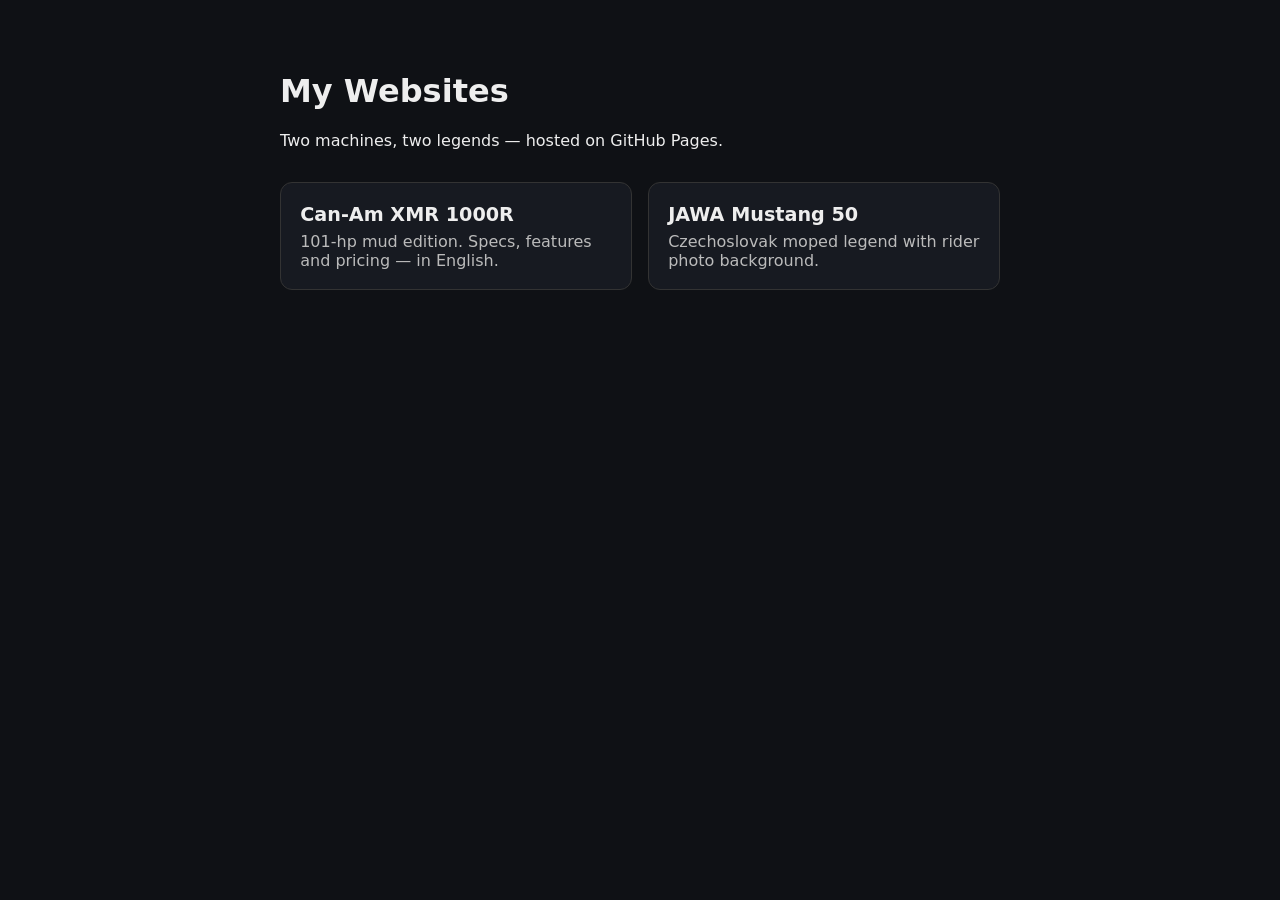
<file: index.html>
<!doctype html>
<html lang="en">
<head>
  <meta charset="utf-8" />
  <meta name="viewport" content="width=device-width, initial-scale=1" />
  <title>My Websites — tomastynikt-hub</title>
  <link rel="stylesheet" href="styles.css" />
</head>
<body>
  <main>
    <h1>My Websites</h1>
    <p>Two machines, two legends — hosted on GitHub Pages.</p>
    <div class="cards">
      <a class="card" href="canam-xmr1000/">
        <h2>Can-Am XMR 1000R</h2>
        <p>101-hp mud edition. Specs, features and pricing — in English.</p>
      </a>
      <a class="card" href="jawa-mustang-50/">
        <h2>JAWA Mustang 50</h2>
        <p>Czechoslovak moped legend with rider photo background.</p>
      </a>
    </div>
  </main>
</body>
</html>
</file>
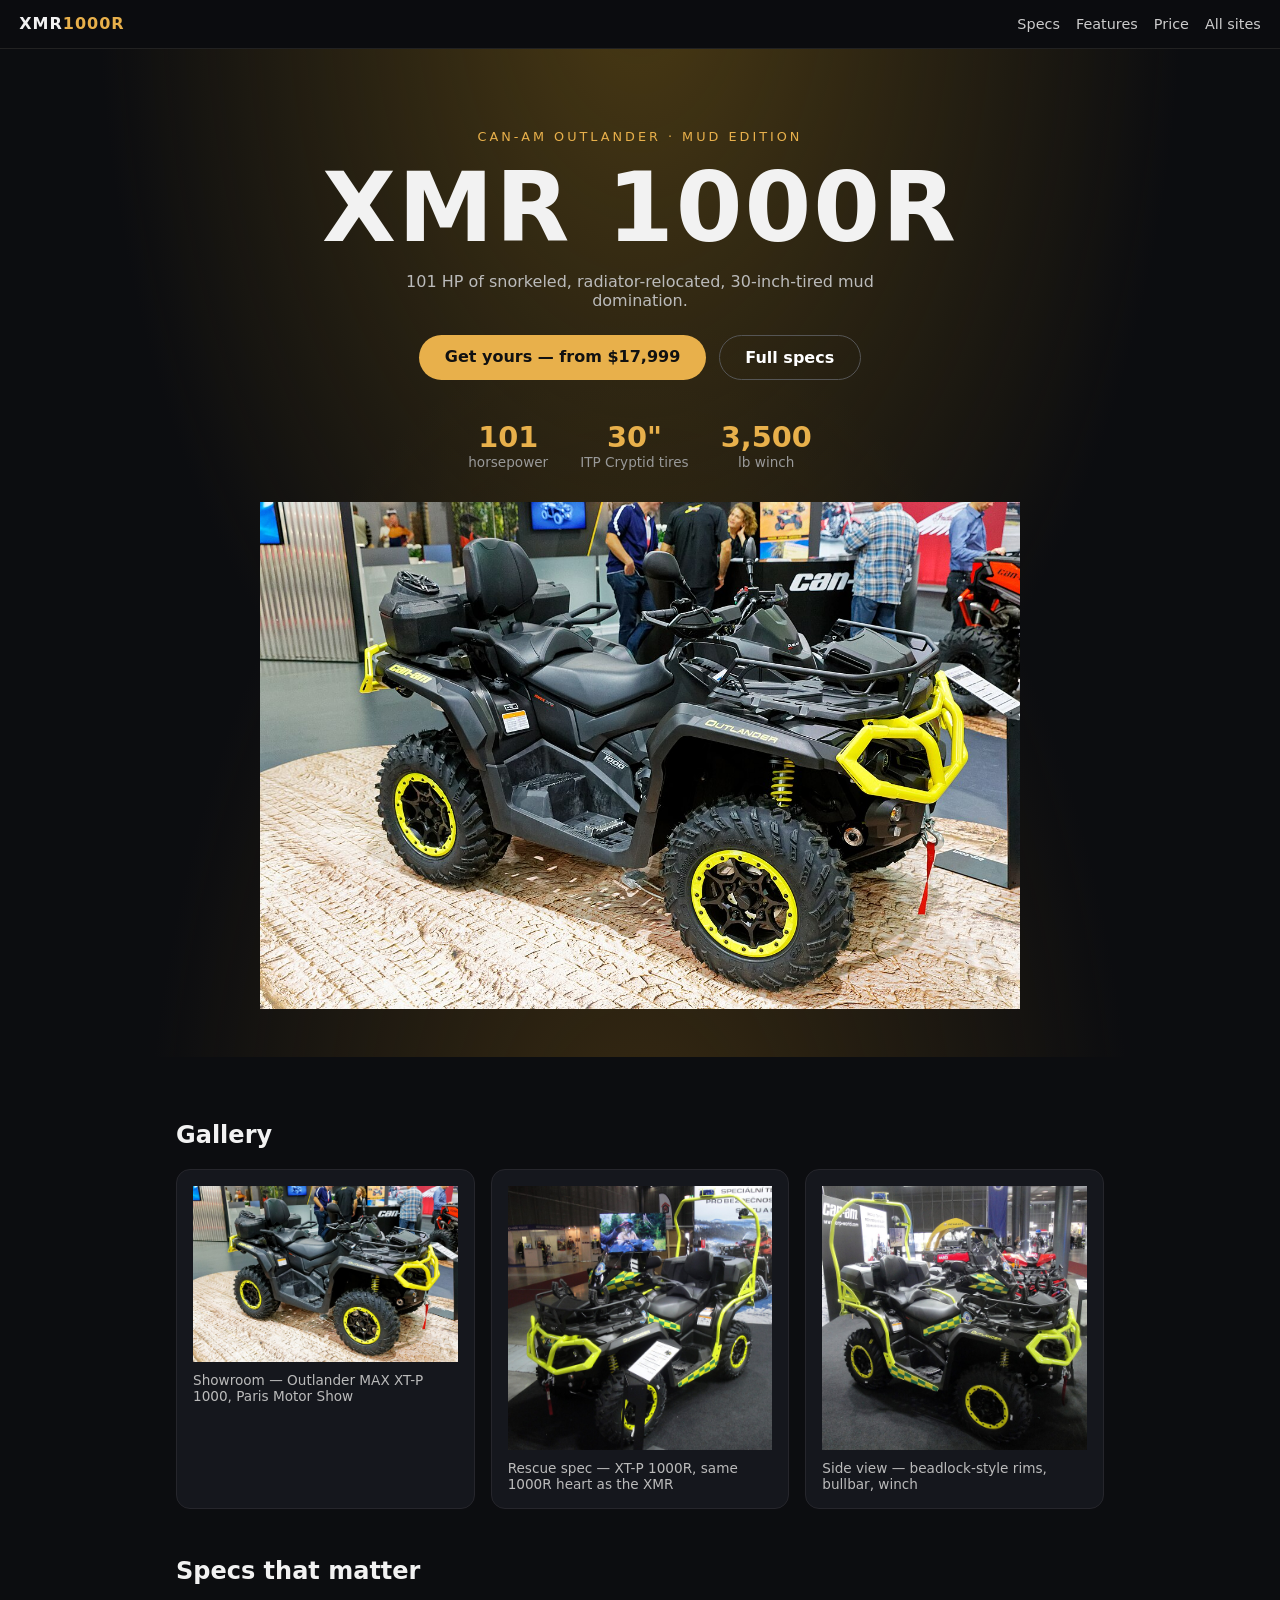
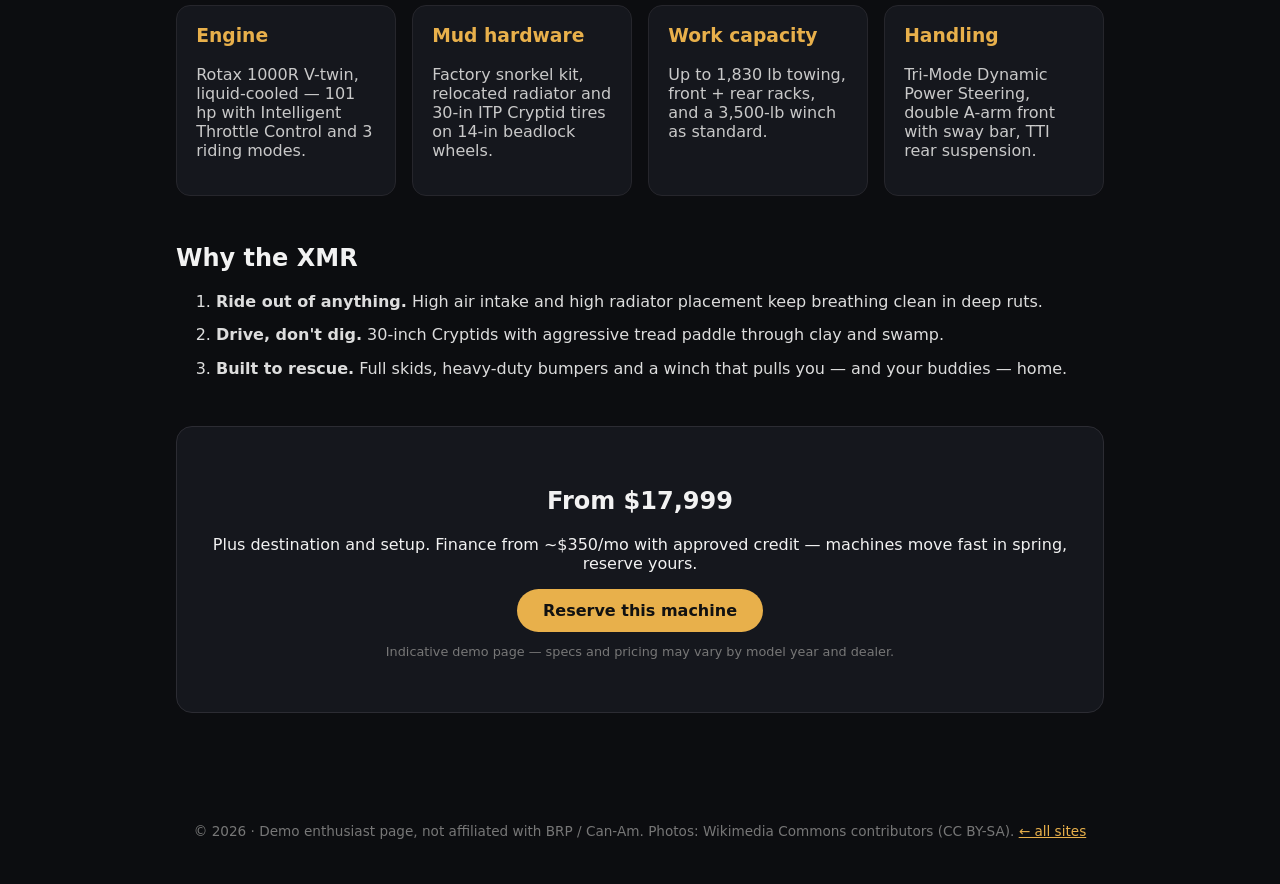
<file: canam-xmr1000/index.html>
<!doctype html>
<html lang="en">
<head>
  <meta charset="utf-8" />
  <meta name="viewport" content="width=device-width, initial-scale=1" />
  <title>Can-Am Outlander XMR 1000R — Built for the Mud</title>
  <meta name="description" content="Can-Am Outlander XMR 1000R: 101-hp Rotax V-twin mud machine. Specs, features and pricing." />
  <link rel="stylesheet" href="styles.css" />
</head>
<body>
  <nav>
    <span class="brand">XMR<span>1000R</span></span>
    <span class="nav-links"><a href="#specs">Specs</a><a href="#features">Features</a><a href="#price">Price</a><a href="../">All sites</a></span>
  </nav>

  <header class="hero">
    <p class="kicker">CAN-AM OUTLANDER · MUD EDITION</p>
    <h1>XMR 1000R</h1>
    <p class="sub">101 HP of snorkeled, radiator-relocated, 30-inch-tired mud domination.</p>
    <div class="cta-row">
      <a class="btn gold" href="#price">Get yours — from $17,999</a>
      <a class="btn ghost" href="#specs">Full specs</a>
    </div>
    <div class="hero-badges">
      <div><strong>101</strong><span>horsepower</span></div>
      <div><strong>30"</strong><span>ITP Cryptid tires</span></div>
      <div><strong>3,500</strong><span>lb winch</span></div>
    </div>
    <img class="hero-img" src="photos/hero.jpg" alt="Can-Am Outlander MAX XT-P 1000 at the Paris Motor Show" />
  </header>

  <main>
    <section id="gallery">
      <h2>Gallery</h2>
      <div class="gallery">
        <figure><img src="photos/hero.jpg" alt="Outlander MAX XT-P 1000 showroom, Paris" /><figcaption>Showroom — Outlander MAX XT-P 1000, Paris Motor Show</figcaption></figure>
        <figure><img src="photos/show1.jpg" alt="Outlander MAX XT-P 1000R rescue spec, front view" /><figcaption>Rescue spec — XT-P 1000R, same 1000R heart as the XMR</figcaption></figure>
        <figure><img src="photos/show2.jpg" alt="Outlander MAX XT-P 1000R rescue spec, side view" /><figcaption>Side view — beadlock-style rims, bullbar, winch</figcaption></figure>
      </div>
    </section>
    <section id="specs">
      <h2>Specs that matter</h2>
      <div class="grid">
        <div class="spec"><h3>Engine</h3><p>Rotax 1000R V-twin, liquid-cooled — 101 hp with Intelligent Throttle Control and 3 riding modes.</p></div>
        <div class="spec"><h3>Mud hardware</h3><p>Factory snorkel kit, relocated radiator and 30-in ITP Cryptid tires on 14-in beadlock wheels.</p></div>
        <div class="spec"><h3>Work capacity</h3><p>Up to 1,830 lb towing, front + rear racks, and a 3,500-lb winch as standard.</p></div>
        <div class="spec"><h3>Handling</h3><p>Tri-Mode Dynamic Power Steering, double A-arm front with sway bar, TTI rear suspension.</p></div>
      </div>
    </section>

    <section id="features">
      <h2>Why the XMR</h2>
      <ol class="why">
        <li><strong>Ride out of anything.</strong> High air intake and high radiator placement keep breathing clean in deep ruts.</li>
        <li><strong>Drive, don't dig.</strong> 30-inch Cryptids with aggressive tread paddle through clay and swamp.</li>
        <li><strong>Built to rescue.</strong> Full skids, heavy-duty bumpers and a winch that pulls you — and your buddies — home.</li>
      </ol>
    </section>

    <section id="price" class="price">
      <h2>From $17,999</h2>
      <p>Plus destination and setup. Finance from ~$350/mo with approved credit — machines move fast in spring, reserve yours.</p>
      <a class="btn gold" href="mailto:sales@example.com?subject=Can-Am%20XMR%201000R%20reservation">Reserve this machine</a>
      <p class="fine">Indicative demo page — specs and pricing may vary by model year and dealer.</p>
    </section>
  </main>

  <footer><p>© 2026 · Demo enthusiast page, not affiliated with BRP / Can-Am. Photos: Wikimedia Commons contributors (CC BY-SA). <a href="../">← all sites</a></p></footer>
</body>
</html>
</file>
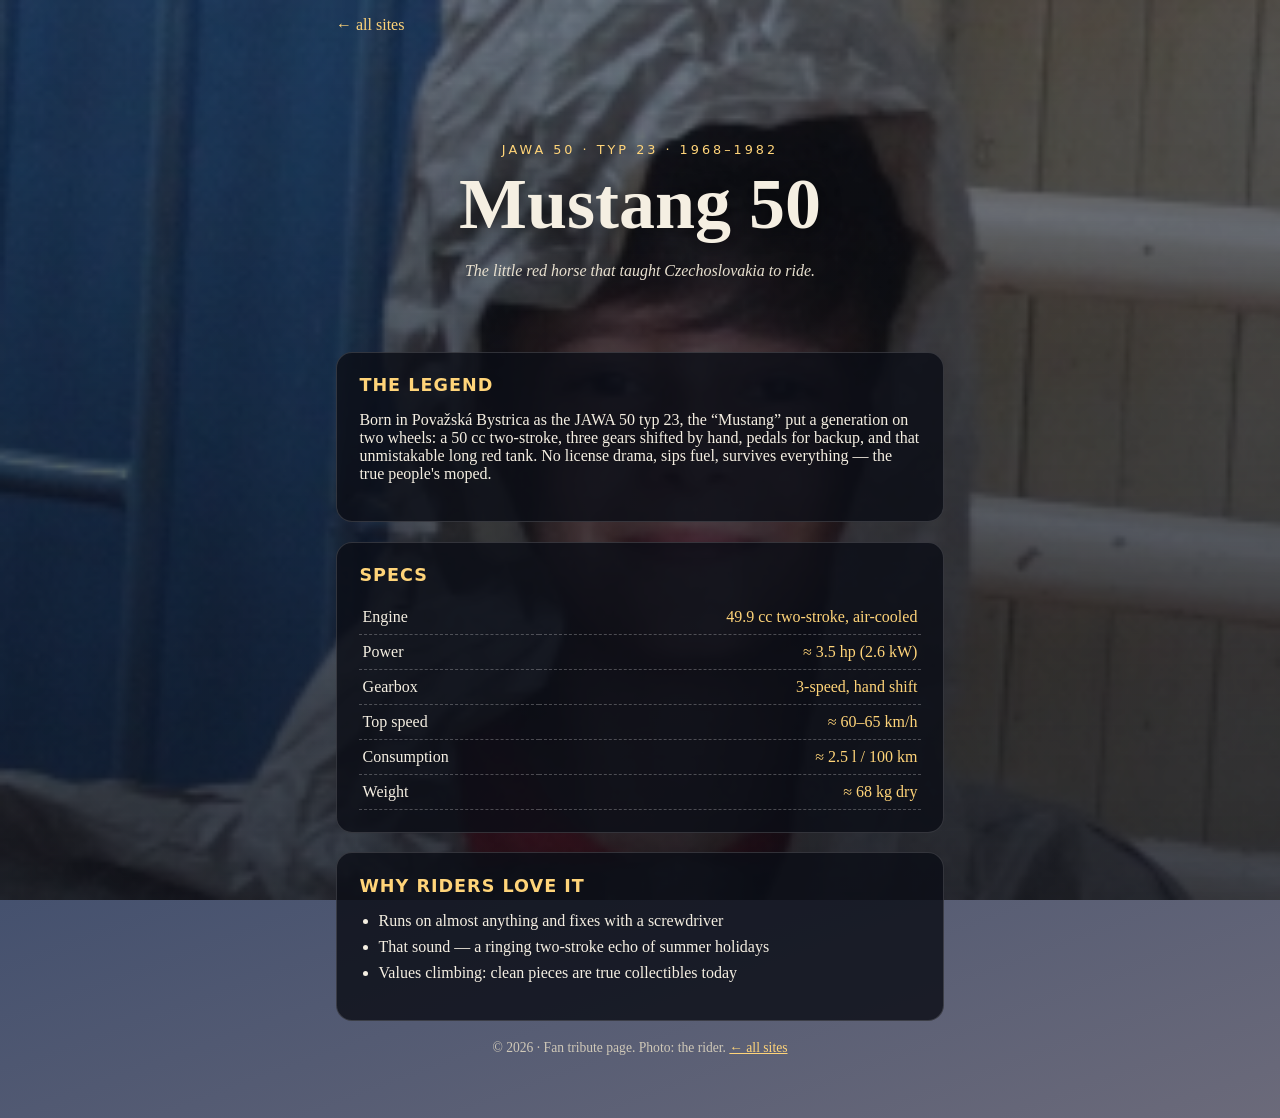
<file: jawa-mustang-50/index.html>
<!doctype html>
<html lang="en">
<head>
  <meta charset="utf-8" />
  <meta name="viewport" content="width=device-width, initial-scale=1" />
  <title>JAWA Mustang 50 — Czechoslovak Legend</title>
  <meta name="description" content="JAWA 50 typ 23 Mustang: the legendary Czechoslovak moped. History, specs and gallery." />
  <link rel="stylesheet" href="styles.css" />
</head>
<body>
  <div class="bg" role="img" aria-label="Young rider in a rain poncho"></div>
  <div class="shade"></div>

  <div class="content">
    <nav><a href="../">← all sites</a></nav>
    <header>
      <p class="kicker">JAWA 50 · TYP 23 · 1968–1982</p>
      <h1>Mustang 50</h1>
      <p class="sub">The little red horse that taught Czechoslovakia to ride.</p>
    </header>

    <main>
      <section class="card">
        <h2>The legend</h2>
        <p>Born in Považská Bystrica as the JAWA 50 typ 23, the “Mustang” put a generation on two wheels: a 50&nbsp;cc two-stroke, three gears shifted by hand, pedals for backup, and that unmistakable long red tank. No license drama, sips fuel, survives everything — the true people's moped.</p>
      </section>

      <section class="card">
        <h2>Specs</h2>
        <table>
          <tr><td>Engine</td><td>49.9 cc two-stroke, air-cooled</td></tr>
          <tr><td>Power</td><td>≈ 3.5 hp (2.6 kW)</td></tr>
          <tr><td>Gearbox</td><td>3-speed, hand shift</td></tr>
          <tr><td>Top speed</td><td>≈ 60–65 km/h</td></tr>
          <tr><td>Consumption</td><td>≈ 2.5 l / 100 km</td></tr>
          <tr><td>Weight</td><td>≈ 68 kg dry</td></tr>
        </table>
      </section>

      <section class="card">
        <h2>Why riders love it</h2>
        <ul>
          <li>Runs on almost anything and fixes with a screwdriver</li>
          <li>That sound — a ringing two-stroke echo of summer holidays</li>
          <li>Values climbing: clean pieces are true collectibles today</li>
        </ul>
      </section>
    </main>

    <footer><p>© 2026 · Fan tribute page. Photo: the rider. <a href="../">← all sites</a></p></footer>
  </div>
</body>
</html>
</file>
<file: styles.css>
body { font-family: system-ui, sans-serif; margin: 0; background: #0f1115; color: #eee; }
main { max-width: 720px; margin: 8vh auto; padding: 0 1rem; }
.cards { display: grid; gap: 1rem; grid-template-columns: repeat(auto-fit, minmax(200px, 1fr)); margin-top: 2rem; }
.card { display: block; padding: 1.2rem; border: 1px solid #333; border-radius: 12px; color: inherit; text-decoration: none; background: #171a21; }
.card:hover { border-color: #888; }
.card h2 { margin: 0 0 .4rem; font-size: 1.2rem; }
.card p { margin: 0; color: #bbb; }
</file>
<file: canam-xmr1000/styles.css>
:root { --gold: #e8b04b; --bg: #0c0d10; --card: #15171d; }
* { box-sizing: border-box; }
body { font-family: system-ui, -apple-system, sans-serif; margin: 0; background: var(--bg); color: #f2f2f2; }
nav { display: flex; justify-content: space-between; align-items: center; padding: .9rem 1.2rem; position: sticky; top: 0; background: rgba(12,13,16,.9); border-bottom: 1px solid #222; }
.brand { font-weight: 800; letter-spacing: 1px; }
.brand span { color: var(--gold); }
.nav-links a { color: #ccc; margin-left: 1rem; text-decoration: none; font-size: .9rem; }
.nav-links a:hover { color: #fff; }
.hero { text-align: center; padding: 5rem 1rem 3rem; background: radial-gradient(ellipse at 50% -10%, #4a3a14 0%, transparent 60%), radial-gradient(ellipse at 50% 120%, #3a2c12 0%, transparent 55%), #0c0d10; }
.kicker { color: var(--gold); letter-spacing: 3px; font-size: .8rem; margin: 0; }
.hero h1 { font-size: clamp(3rem, 10vw, 6rem); margin: .5rem 0; letter-spacing: 2px; }
.sub { color: #bbb; max-width: 560px; margin: 0 auto; }
.cta-row { margin-top: 1.6rem; display: flex; gap: .8rem; justify-content: center; flex-wrap: wrap; }
.btn { display: inline-block; padding: .75rem 1.6rem; border-radius: 999px; text-decoration: none; font-weight: 700; }
.btn.gold { background: var(--gold); color: #111; }
.btn.ghost { border: 1px solid #555; color: #fff; }
.hero-badges { display: flex; gap: 2rem; justify-content: center; margin-top: 2.5rem; flex-wrap: wrap; }
.hero-badges div { display: flex; flex-direction: column; }
.hero-badges strong { font-size: 1.8rem; color: var(--gold); }
.hero-badges span { color: #999; font-size: .85rem; }
.hero-img { max-width: 760px; width: 100%; margin: 2rem auto 0; display: block; }
.gallery { display: grid; gap: 1rem; grid-template-columns: repeat(auto-fit, minmax(240px, 1fr)); }
.gallery figure { margin: 0; background: var(--card); border: 1px solid #26262c; border-radius: 14px; padding: 1rem; }
.gallery img { width: 100%; display: block; }
.gallery figcaption { color: #bbb; font-size: .85rem; margin-top: .6rem; }
main { max-width: 960px; margin: 0 auto; padding: 1rem; }
section { margin: 3rem 0; }
.grid { display: grid; gap: 1rem; grid-template-columns: repeat(auto-fit, minmax(210px, 1fr)); }
.spec { background: var(--card); border: 1px solid #26262c; border-radius: 14px; padding: 1.2rem; }
.spec h3 { margin-top: 0; color: var(--gold); }
.spec p { color: #c9c9c9; }
.why li { margin: .9rem 0; color: #ddd; }
.price { text-align: center; background: var(--card); border: 1px solid #2c2c33; border-radius: 16px; padding: 2.5rem 1rem; }
.fine { color: #777; font-size: .8rem; }
footer { text-align: center; padding: 2rem; color: #777; font-size: .85rem; }
footer a { color: var(--gold); }
</file>
<file: jawa-mustang-50/styles.css>
* { box-sizing: border-box; }
body { margin: 0; font-family: Georgia, 'Times New Roman', serif; color: #f5efe2; }
/* Photo background with gradient fallback if rider.jpg is missing */
body { background: linear-gradient(160deg, #1d2a4a 0%, #3a4a6b 45%, #6b6a7a 100%); }
.bg {
  position: fixed; inset: 0;
  background-image: url("rider.png");
  background-size: cover; background-position: center 30%;
  filter: none;
}
.shade { position: fixed; inset: 0; background: linear-gradient(rgba(10,12,20,.55), rgba(10,12,20,.78)); }
.content { position: relative; max-width: 640px; margin: 0 auto; padding: 1rem 1rem 3rem; }
nav a { color: #ffd479; text-decoration: none; }
header { text-align: center; padding: 12vh 0 4vh; }
.kicker { letter-spacing: 3px; font-size: .8rem; color: #ffd479; margin: 0; font-family: system-ui, sans-serif; }
h1 { font-size: clamp(2.6rem, 9vw, 4.5rem); margin: .4rem 0; text-shadow: 0 2px 20px rgba(0,0,0,.6); }
.sub { color: #e8e0cf; font-style: italic; }
.card { background: rgba(12,14,22,.82); border: 1px solid rgba(255,255,255,.15); border-radius: 16px; padding: 1.4rem; margin: 1.2rem 0; }
.card h2 { margin-top: 0; color: #ffd479; font-family: system-ui, sans-serif; font-size: 1.1rem; letter-spacing: 1px; text-transform: uppercase; }
table { width: 100%; border-collapse: collapse; }
td { padding: .5rem .2rem; border-bottom: 1px dashed rgba(255,255,255,.25); }
td:last-child { text-align: right; color: #ffd479; }
ul { padding-left: 1.2rem; }
li { margin: .5rem 0; }
footer { text-align: center; color: #cfc8b8; font-size: .85rem; }
footer a { color: #ffd479; }
</file>
